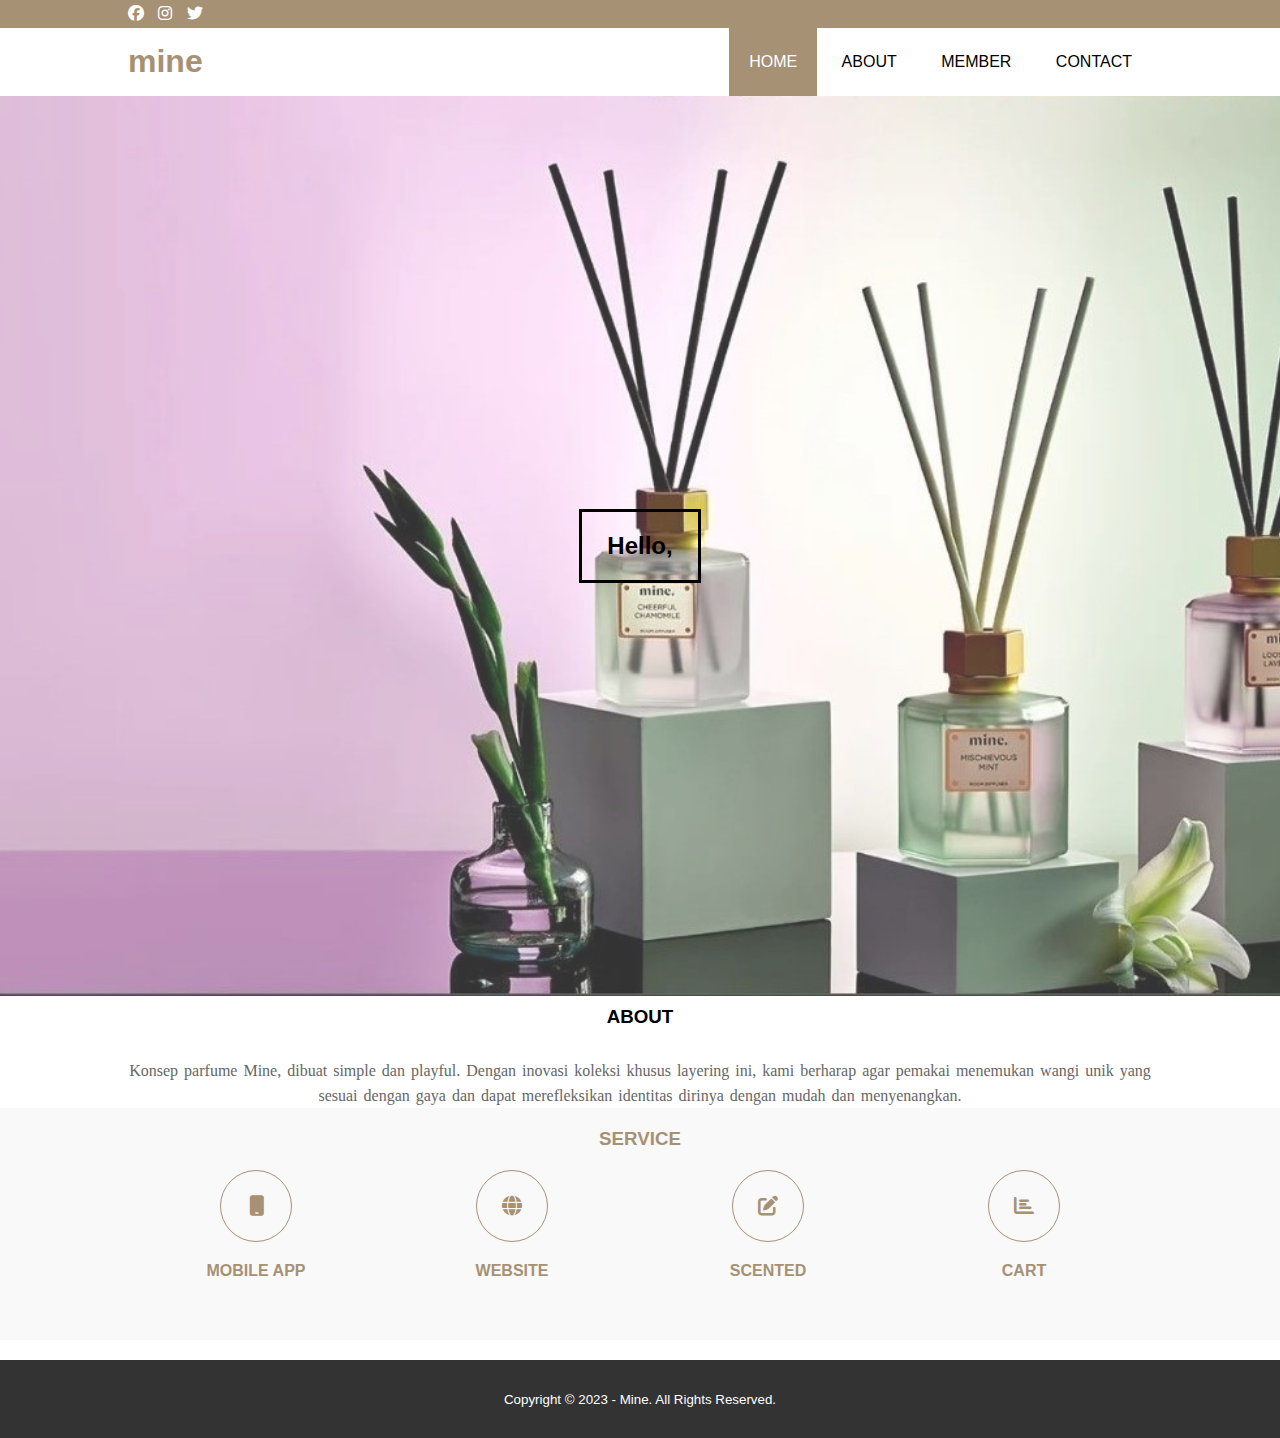
<file: index.html>
<!DOCTYPE html>
<html lang="en">

<head>
    <meta charset="UTF-8">
    <meta name="viewport" content="width=device-width, initial-scale=1">
    <title>Mine. | Parfum Wanita dan Pria Berkualitas Internasional – Mine Perfumery</title>
    <link rel ="stylesheet" type="text/css" href="css/style.css">
    <link rel="stylesheet" href="https://cdnjs.cloudflare.com/ajax/libs/font-awesome/6.3.0/css/all.min.css">

</head>
<body>
    <div class="medsos">
        <div class="container">
            <ul>
				<li><a href="https://www.facebook.com/mine.dot"><i class="fa-brands fa-facebook"></i></a></li>
                <li><a href="https://instagram.com/mine.perfumery?igshid=YmMyMTA2M2Y="><i class="fa-brands fa-instagram"></i></a></li>
                <li><a href="https://twitter.com/mineperfumery?s=21&t=Q1IF2tHCW4WqPDZeLDqzOQ"><i class="fa-brands fa-twitter"></i></a></li>
            </ul>
        </div>
    </div>
    <header>
        <div class="container">
            <h1><a href="index.html">mine</a></h1>
            <ul>
            <li class="active"><a href="index.html">HOME</a></li>
            <li><a href="about.html">ABOUT</a></li>
            <li><a href="regist.html">MEMBER</a></li>
            <li><a href="contact.html">CONTACT</a></li>
            </ul>
        </div>
    </header>

    <!--tampilan-->
    <section class="banner">
		<h2>Hello, <span id="namaa"></span></h2>
        
    </section>

    <section class="about">
		<div class="container">
			<h3>ABOUT</h3>
			<p>Konsep parfume Mine, dibuat simple dan playful. Dengan inovasi koleksi khusus layering ini, 
                kami berharap agar pemakai menemukan wangi unik yang sesuai dengan gaya dan dapat merefleksikan
                identitas dirinya dengan mudah dan menyenangkan.</p>
		</div>
	</section>

	<section class="service">
		<div class="container">
			<h3>SERVICE</h3>
			<div class="box">
				<div class="col-4">
					<div class="icon"><i class="fas fa-mobile"></i></div>
					<h4>MOBILE APP</h4>
				</div>
				<div class="col-4">
					<div class="icon"><i class="fas fa-globe"></i></div>
					<h4>WEBSITE</h4>
				</div>
				<div class="col-4">
					<div class="icon"><i class="fas fa-edit"></i></div>
					<h4>SCENTED</h4>
				</div>
				<div class="col-4">
					<div class="icon"><i class="fas fa-chart-bar"></i></div>
					<h4>CART</h4>
				</div>
			</div>
		</div>
	</section>

    	<!-- footer -->
	<footer>
		<div class="container">
			<small>Copyright &copy; 2023 - Mine. All Rights Reserved.</small>
		</div>
	</footer>


	<script type="text/javascript">
		$(document).ready(function(){
			$(".bg-loader").hide();
		})
	</script>

</body>

<script src="js/index.js"></script>
</html>
</file>
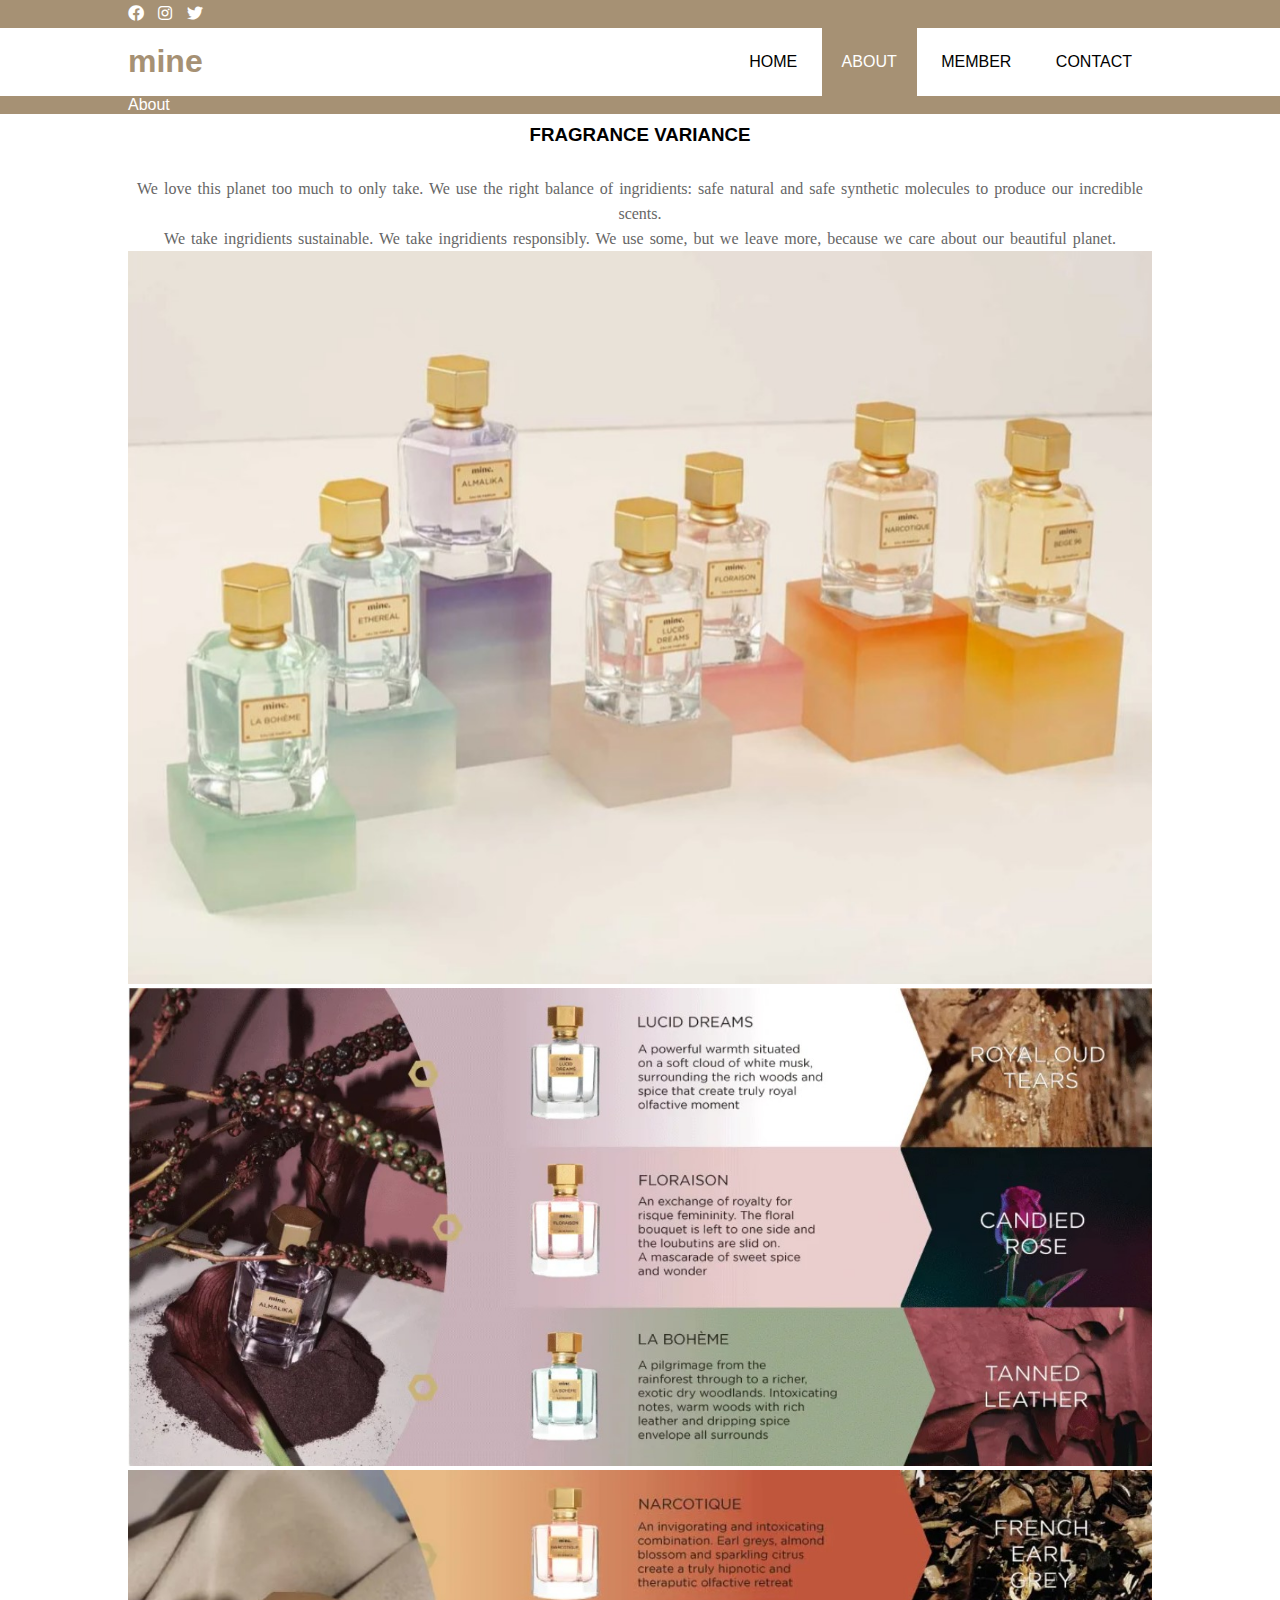
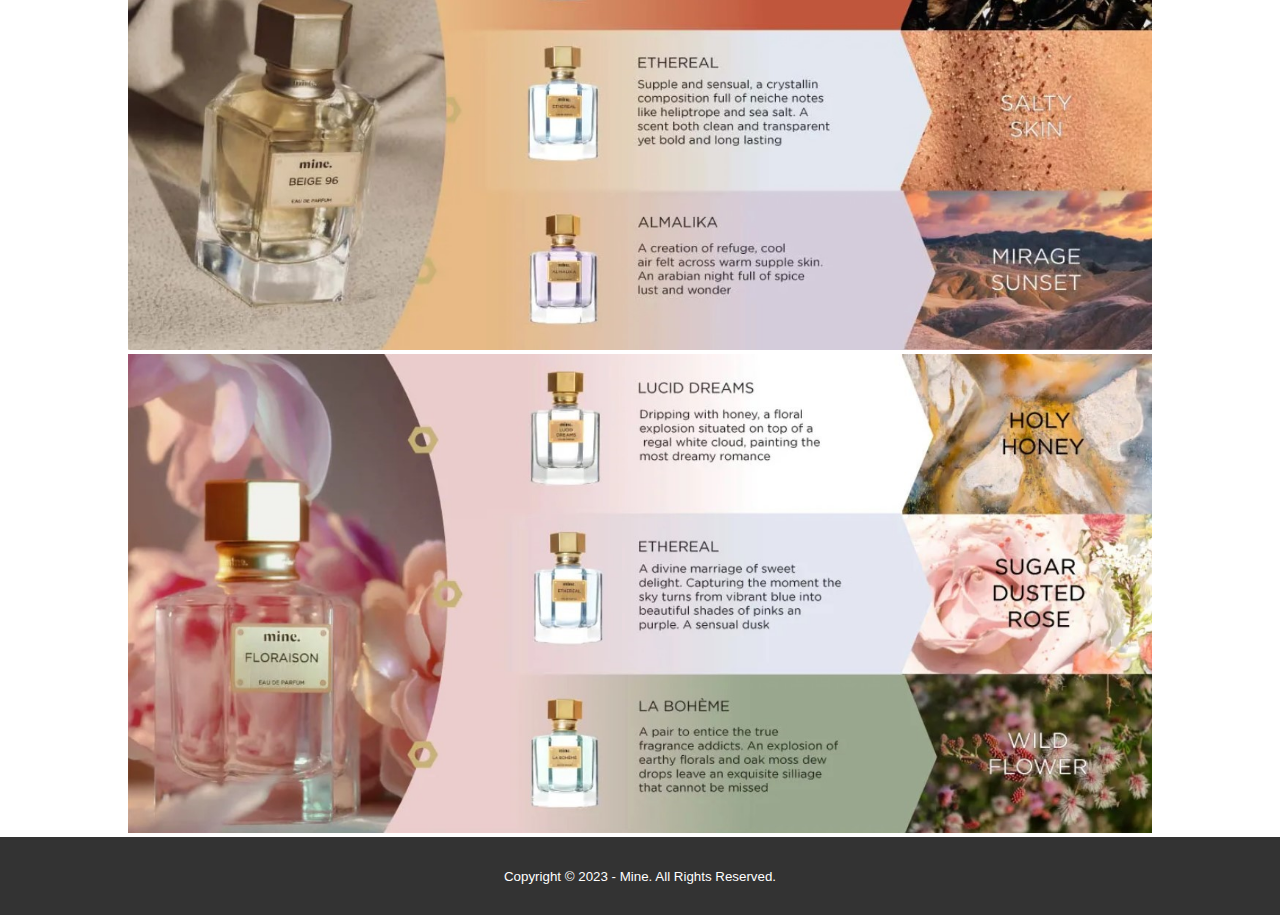
<file: about.html>
<!DOCTYPE html>
<html>
<head>
	<meta charset="utf-8">
	<meta name="viewport" content="width=device-width, initial-scale=1">
	<title>Mine</title>
	<link rel="stylesheet" type="text/css" href="css/style.css">
	<link rel="stylesheet" type="text/css" href="https://cdnjs.cloudflare.com/ajax/libs/font-awesome/5.13.0/css/all.min.css">
	<script src="https://code.jquery.com/jquery-3.5.1.min.js" integrity="sha256-9/aliU8dGd2tb6OSsuzixeV4y/faTqgFtohetphbbj0=" crossorigin="anonymous"></script>
</head>
<body>
	<!-- loader -->
	<div class="bg-loader">
		<div class="loader"></div>
	</div>

	<!-- header -->
	<div class="medsos">
		<div class="container">
			<ul>
				<li><a href="#"><i class="fab fa-facebook"></i></a></li>
				<li><a href="#"><i class="fab fa-instagram"></i></a></li>
				<li><a href="#"><i class="fab fa-twitter"></i></a></li>
			</ul>
		</div>
	</div>
	<header>
		<div class="container">
			<h1><a href="index.html">mine</a></h1>
			<ul>
				<li><a href="index.html">HOME</a></li>
				<li class="active"><a href="about.html">ABOUT</a></li>
				<li><a href="regist.html">MEMBER</a></li>
				<li><a href="contact.html">CONTACT</a></li>
			</ul>
		</div>
	</header>

	<!-- label -->
	<section class="label">
		<div class="container">
			<p>About</p>
		</div>
	</section>

	<!-- about -->
	<section class="about">
		<div class="container">
			<h3><strong>FRAGRANCE VARIANCE</strong></h3>
			<p>We love this planet too much to only take. We use the right balance of ingridients: safe natural and safe synthetic molecules to produce our incredible scents.</p>
			<p>We take ingridients sustainable. We take ingridients responsibly. We use some, but we leave more, because we care about our beautiful planet.</p>
			<img src="img/banner2.jpeg" width="100%">
			<img src="img/banner3.jpg" width="100%">
			<img src="img/banner4.jpg" width="100%">
			<img src="img/banner5.jpg" width="100%">
		</div>
	</section>

	<!-- footer -->
	<footer>
		<div class="container">
			<small>Copyright &copy; 2023 - Mine. All Rights Reserved.</small>
		</div>
	</footer>


	<script type="text/javascript">
		$(document).ready(function(){
			$(".bg-loader").hide();
		})
	</script>
</body>
</html>
</file>
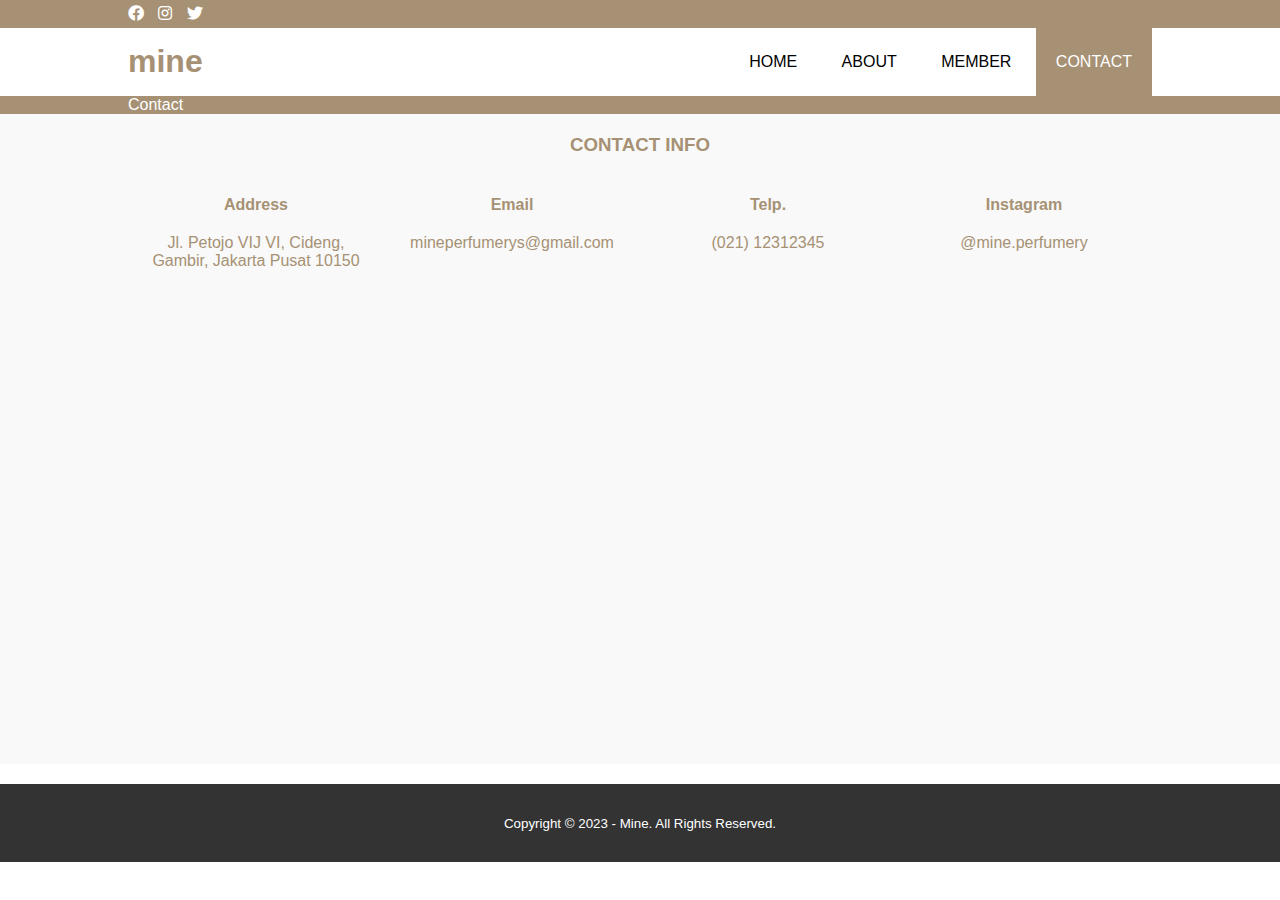
<file: contact.html>
<!DOCTYPE html>
<html>
<head>
	<meta charset="utf-8">
	<meta name="viewport" content="width=device-width, initial-scale=1">
	<title>mine</title>
	<link rel="stylesheet" type="text/css" href="css/style.css">
	<link rel="stylesheet" type="text/css" href="https://cdnjs.cloudflare.com/ajax/libs/font-awesome/5.13.0/css/all.min.css">
	<script src="https://code.jquery.com/jquery-3.5.1.min.js" integrity="sha256-9/aliU8dGd2tb6OSsuzixeV4y/faTqgFtohetphbbj0=" crossorigin="anonymous"></script>
</head>
<body>
	<!-- loader -->
	<div class="bg-loader">
		<div class="loader"></div>
	</div>

	<!-- header -->
	<div class="medsos">
		<div class="container">
			<ul>
				<li><a href="#"><i class="fab fa-facebook"></i></a></li>
				<li><a href="#"><i class="fab fa-instagram"></i></a></li>
				<li><a href="#"><i class="fab fa-twitter"></i></a></li>
			</ul>
		</div>
	</div>
	<header>
		<div class="container">
			<h1><a href="index.html">mine</a></h1>
			<ul>
				<li><a href="index.html">HOME</a></li>
				<li><a href="about.html">ABOUT</a></li>
				<li><a href="regist.html">MEMBER</a></li>
				<li class="active"><a href="contact.html">CONTACT</a></li>
			</ul>
		</div>
	</header>

	<!-- label -->
	<section class="label">
		<div class="container">
			<p>Contact</p>
		</div>
	</section>

	<!-- service -->
	<section class="service">
		<div class="container">
			<h3>CONTACT INFO</h3>
			<div class="box">
				<div class="col-4">
					<h4>Address</h4>
					<p>Jl. Petojo VIJ VI, Cideng, Gambir, Jakarta Pusat 10150</p>
				</div>
				<div class="col-4">
					<h4>Email</h4>
					<p>mineperfumerys@gmail.com</p>
				</div>
				<div class="col-4">
					<h4>Telp.</h4>
					<p>(021) 12312345</p>
				</div>
				<div class="col-4">
					<h4>Instagram</h4>
					<p>@mine.perfumery</p>
				</div>
			</div>
			<iframe src="https://www.google.com/maps/embed?pb=!1m18!1m12!1m3!1d3966.6900571309807!2d106.80475321430978!3d-6.172237062202331!2m3!1f0!2f0!3f0!3m2!1i1024!2i768!4f13.1!3m3!1m2!1s0x2e69f67cae96f361%3A0x403c9461afd06e19!2sJl.%20Petojo%20Vij%20VI%2C%20RW.6%2C%20Cideng%2C%20Kecamatan%20Gambir%2C%20Kota%20Jakarta%20Pusat%2C%20Daerah%20Khusus%20Ibukota%20Jakarta%2010150!5e0!3m2!1sid!2sid!4v1588930605432!5m2!1sid!2sid" width="100%" height="450" frameborder="0" style="border:0;" allowfullscreen="" aria-hidden="false" tabindex="0"></iframe>
		</div>
	</section>

	<!-- footer -->
	<footer>
		<div class="container">
			<small>Copyright &copy; 2023 - Mine. All Rights Reserved.</small>
		</div>
	</footer>


	<script type="text/javascript">
		$(document).ready(function(){
			$(".bg-loader").hide();
		})
	</script>
</body>
</html>
</file>
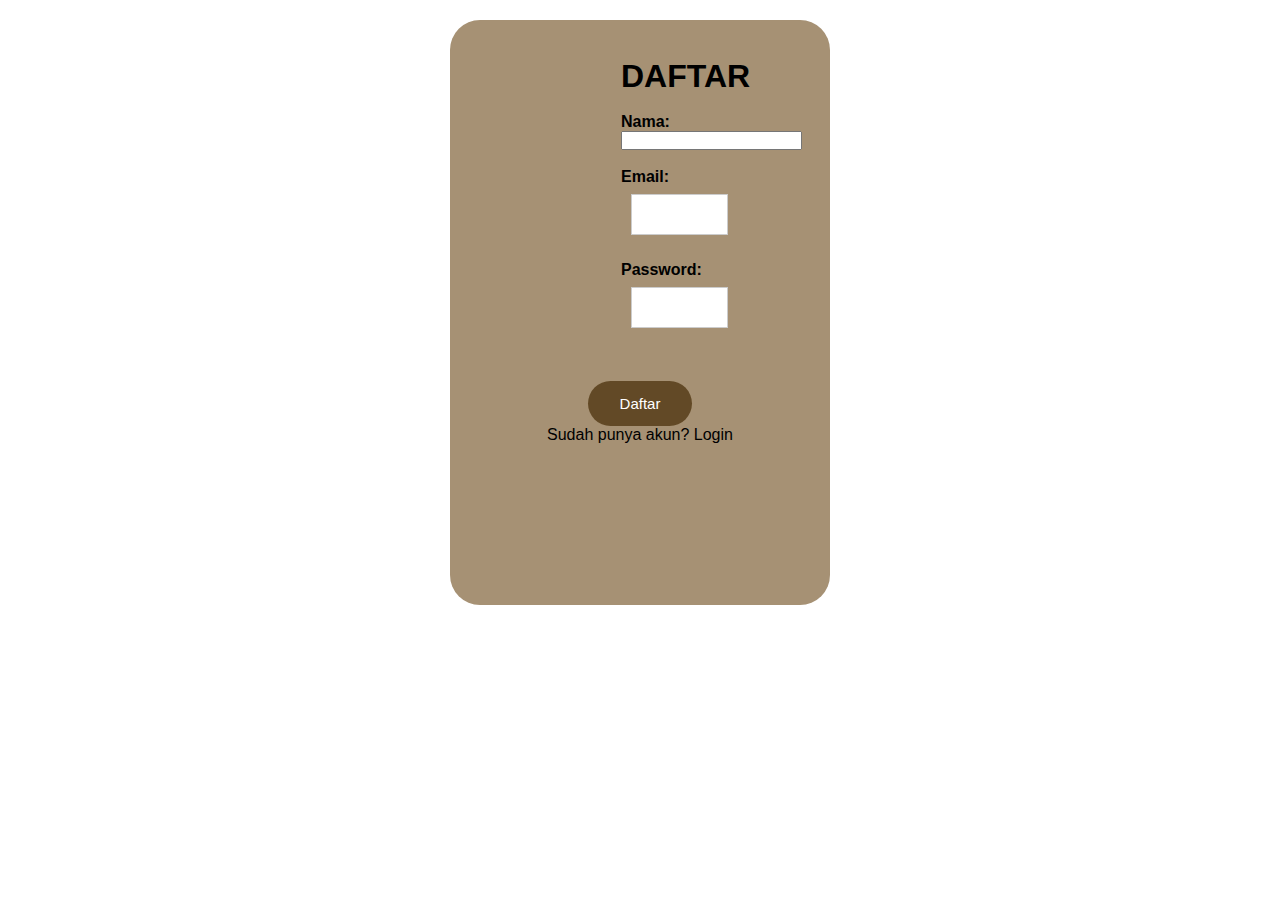
<file: daftar.html>
<!DOCTYPE html>
<html lang="en">
	<link rel="stylesheet" type="text/css" href="css/style.css">
    <link rel="stylesheet" href="css/login.css">
<head>
    <meta charset="UTF-8">
    <meta http-equiv="X-UA-Compatible" content="IE=edge">
    <meta name="viewport" content="width=device-width, initial-scale=1.0">
    <title>Daftar</title>
</head>
<body>
    <form action="daftar.html"id="form">
    <div class="boxlogin">
    <div class="containerlogin">
        <div class="container1">
        <h1>DAFTAR</h1>
        <label for="pass"><br><b>Nama:</b></br></label>
        <input type="text" id="dfnama" />
        <br>
        <label for="user"><br><b>Email:</b></br></label>
        <input type="email" id="dfemail">
        <br>
        <label for="pass"><br><b>Password:</b></br></label>
        <input type="password" id="dfpass" />
        <br>
        </div>

    <center><button type="submit" id="daftar">Daftar</button></center>
    </form>
    <center><p>Sudah punya akun? <a href="login.html">Login</a></p></center>
		</div>
	</footer>

</body>
    	
<script src="js/daftar.js"></script>
</html>
</file>
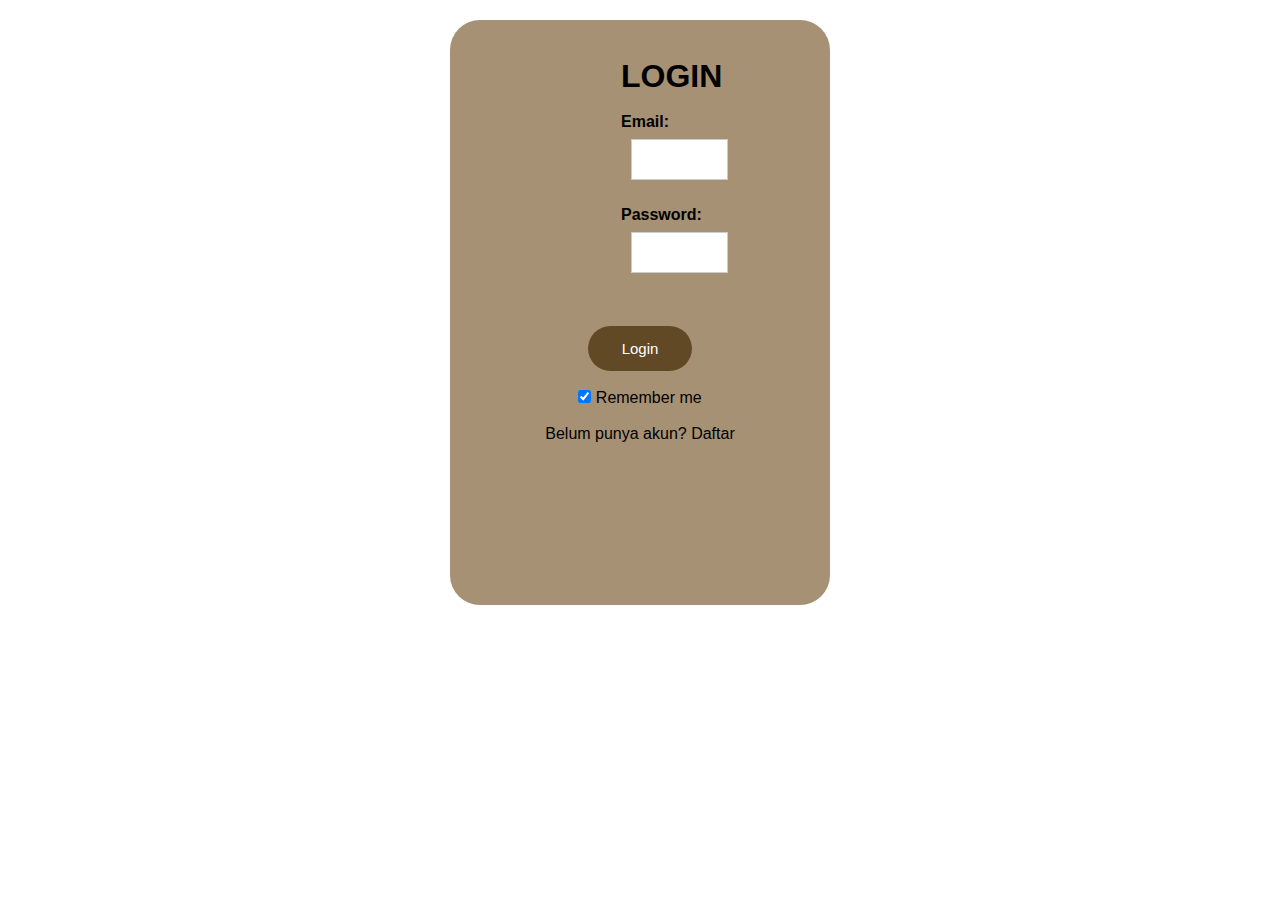
<file: login.html>
<!DOCTYPE html>
<html lang="en">
	<link rel="stylesheet" type="text/css" href="css/style.css">
    <link rel="stylesheet" href="css/login.css">
<head>
    <meta charset="UTF-8">
    <meta http-equiv="X-UA-Compatible" content="IE=edge">
    <meta name="viewport" content="width=device-width, initial-scale=1.0">
    <title>Login</title>
</head>
<body>
    <form action="login.html"id="form">
    <div class="boxlogin">
    <div class="containerlogin">
        <div class="container1">
        <h1>LOGIN</h1>
        <label for="user"><br><b>Email:</b></br></label>
        <input type="email" id="email" />
        <br>
        <label for="pass"><br><b>Password:</b></br></label>
        <input type="password" id="pass" />
        <br>
        </div>
        
        <center><button type="submit" id="login">Login</button></center>
        <label>
            <br>
            <center><input type="checkbox" checked="checked" name="remember"> Remember me</center>
            </br>
        </label>
    </form>
    <center><p>Belum punya akun? <a href="daftar.html">Daftar</a></p></center>
        </div>
    <!-- <P id="nama"></P>
    <button type = "button" id = "tombol">enter</button> -->

</body>
<script src="js/test.js"></script>
</html>
</file>
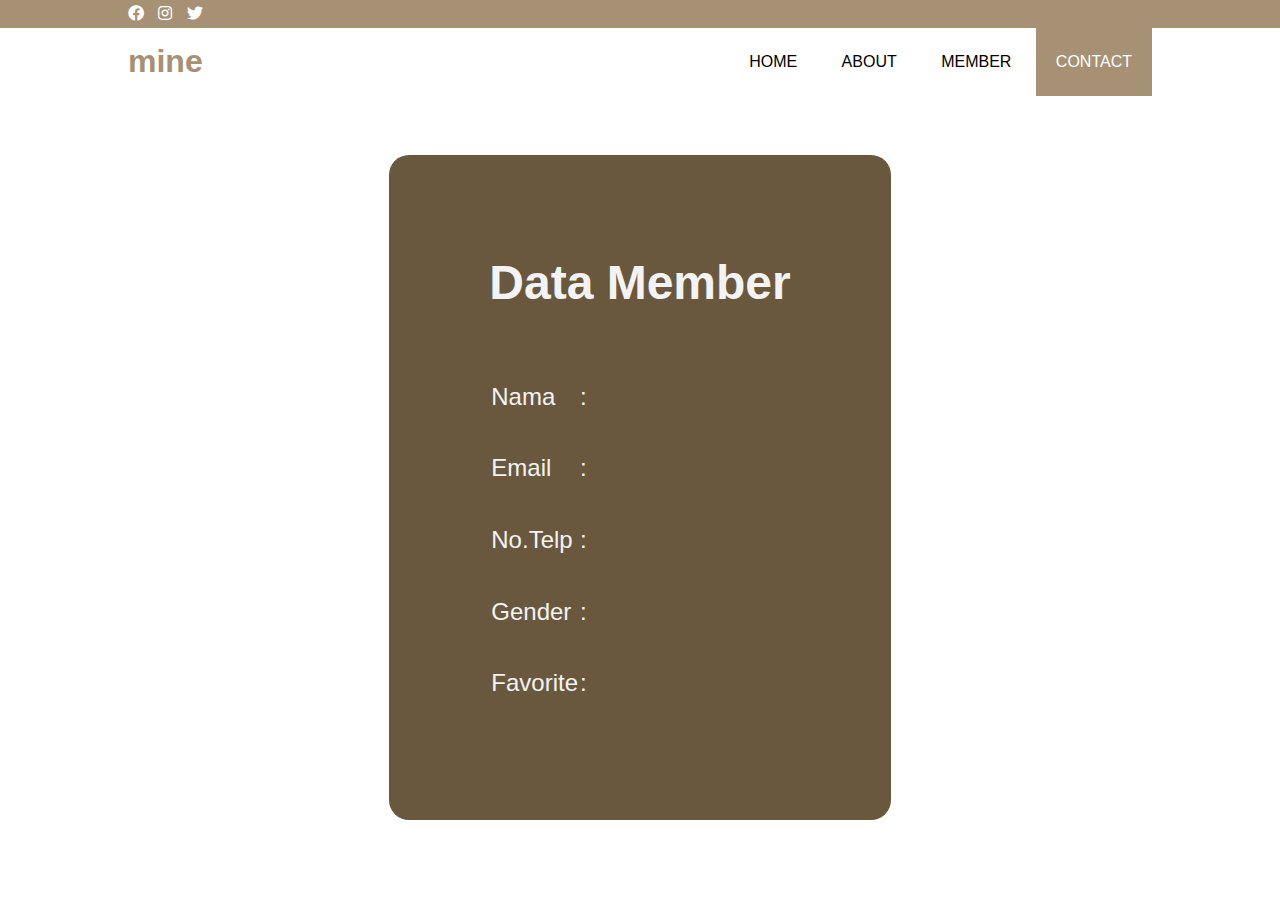
<file: member.html>
<!DOCTYPE html>
<html>
<head>
	<meta charset="utf-8">
	<meta name="viewport" content="width=device-width, initial-scale=1">
	<title>mine</title>
	<link rel="stylesheet" type="text/css" href="css/style.css">
	<link rel="stylesheet" type="text/css" href="https://cdnjs.cloudflare.com/ajax/libs/font-awesome/5.13.0/css/all.min.css">
	<script src="https://code.jquery.com/jquery-3.5.1.min.js" integrity="sha256-9/aliU8dGd2tb6OSsuzixeV4y/faTqgFtohetphbbj0=" crossorigin="anonymous"></script>
</head>
<body>

	<!-- header -->
	<div class="medsos">
		<div class="container">
			<ul>
				<li><a href="#"><i class="fab fa-facebook"></i></a></li>
				<li><a href="#"><i class="fab fa-instagram"></i></a></li>
				<li><a href="#"><i class="fab fa-twitter"></i></a></li>
			</ul>
		</div>
	</div>
	<header>
		<div class="container">
			<h1><a href="index.html">mine</a></h1>
			<ul>
				<li><a href="index.html">HOME</a></li>
				<li><a href="about.html">ABOUT</a></li>
				<li><a href="regist.html">MEMBER</a></li>
				<li class="active"><a href="contact.html">CONTACT</a></li>
			</ul>
		</div>
	</header>

    <main id="main"> 
        <!-- <div class="page">        
        </div> -->
        <!-- <section class="riwayat" data-aos="fade-up" data-aos-duration="1500"> -->
        <div class="data_member">
            <h1>Data Member</h1>
            <div class="kotak">
                <table>
                <tr>
                    <td>Nama</td>
                    <td>: <span id="m_nama"></span></td>
                </tr>
                <tr>
                    <td>Email</td>
                    <td>: <span id="m_email"></span></td>
                </tr>
                <tr>
                    <td>No.Telp</td>
                    <td>: <span id="m_no"></span></td>
                </tr>
                <tr>
                    <td>Gender</td>
                    <td>: <span id="gender"></span></td>
                </tr>                
                <tr>
                    <td>Favorite</td>
                    <td>: <span id="favorit"></span></td>
                </tr>
            </table>
            </div>
        </div>
    <!-- </section>   -->
</main>

<script src="js/member.js"></script>
<script>AOS.init();</script>
</body>
</html>
</file>
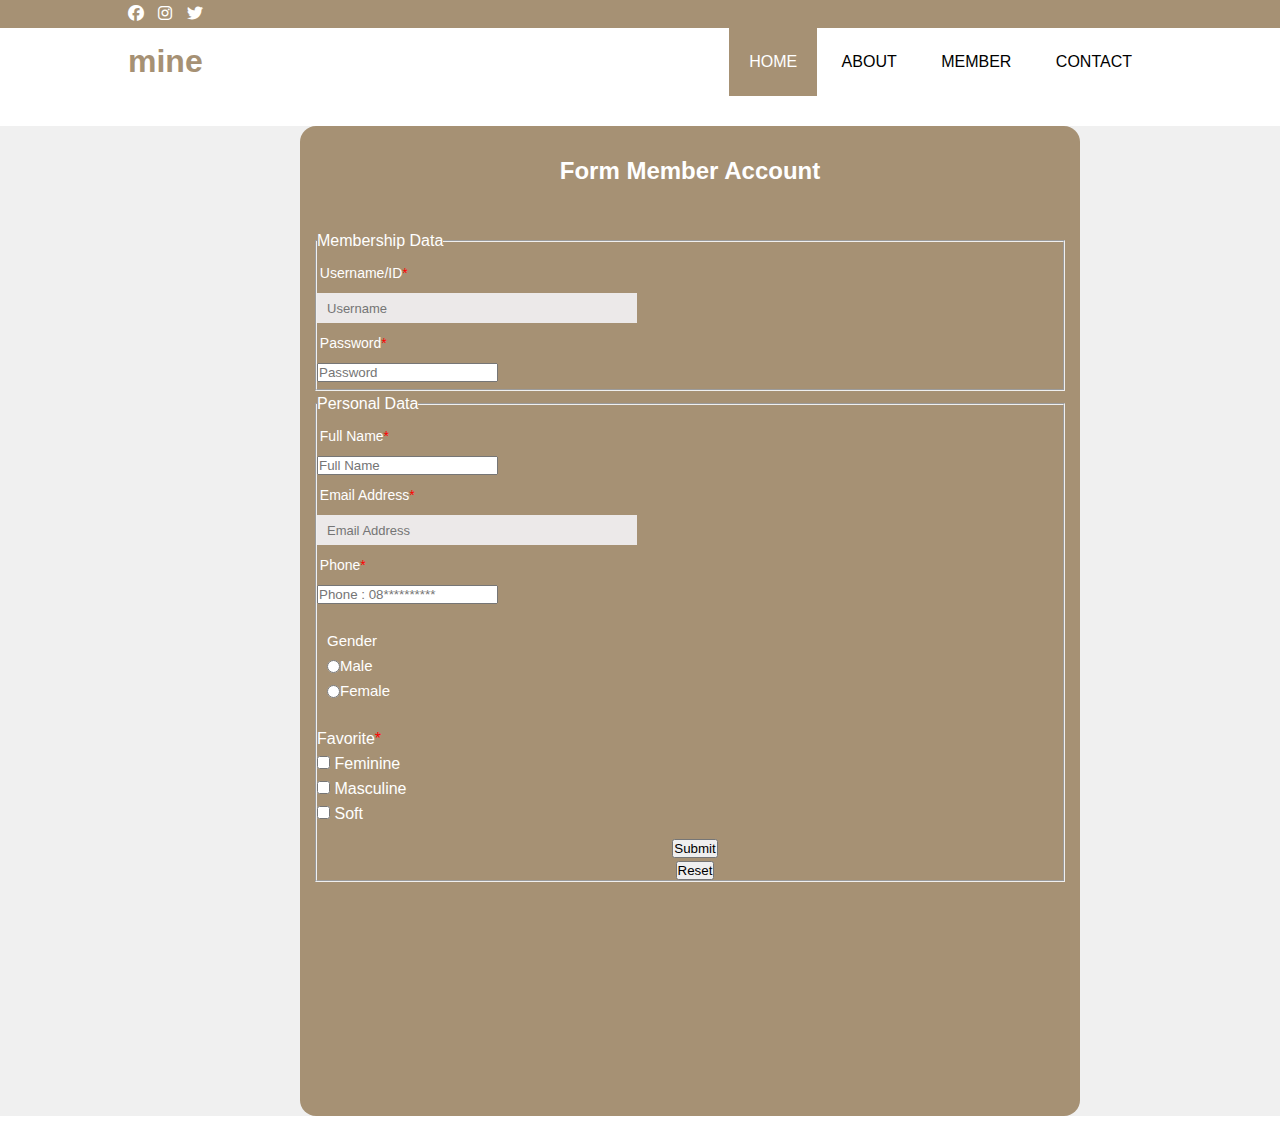
<file: regist.html>
<!DOCTYPE html>
<html lang="en">
<head>
    <meta charset="UTF-8">
    <meta http-equiv="X-UA-Compatible" content="IE=edge">
    <meta name="viewport" content="width=device-width, initial-scale=1.0">
    <link rel="stylesheet" href="css/style.css">
    <title>Regist</title>
    <link rel="stylesheet" href="https://cdnjs.cloudflare.com/ajax/libs/font-awesome/6.2.1/css/all.min.css">
</head>
<body>
    <!--header-->
    <div class="medsos">
        <div class="container">
            <ul>
				<li><a href="https://www.facebook.com/mine.dot"><i class="fa-brands fa-facebook"></i></a></li>
                <li><a href="https://instagram.com/mine.perfumery?igshid=YmMyMTA2M2Y="><i class="fa-brands fa-instagram"></i></a></li>
                <li><a href="https://twitter.com/mineperfumery?s=21&t=Q1IF2tHCW4WqPDZeLDqzOQ"><i class="fa-brands fa-twitter"></i></a></li>
            </ul>
        </div>
    </div>
    <header>
        <div class="container">
			<h1><a href="index.html">mine</a></h1>
					<ul>
					<li class="active"><a href="index.html">HOME</a></li>
					<li><a href="about.html">ABOUT</a></li>
					<li><a href="regist.html">MEMBER</a></li>
					<li><a href="contact.html">CONTACT</a></li>
            </ul>
        </div>
    </header>
    <div class="form">
    <div class="ct">
    <div class="atas">
    <div class="atur"></div>
        <h2 class="judul">Form Member Account</h2>
    </div>
    <div class="artikel" data-aos="fade-up" data-aos-duration="1500">
        <form class="garis" id="dataa">
        <fieldset><legend>Membership Data</legend>
            <div class="g">
                <label for="username">Username/ID<span class="required" >*</span></label>
                <input type="text" id="form_username" required placeholder="Username">
            </div>
            <div class="g">
                <label for="password">Password<span class="required">*</span></label>
                <input type="password" id="form_password" required placeholder="Password">
            </div>
        </fieldset>
        <fieldset><legend>Personal Data</legend>
            <div class="g">
                <label for="nama">Full Name<span class="required">*</span></label>
                <input type="nama" id="fornama" required placeholder="Full Name">
            </div>
            <div class="g">
                <label for="email">Email Address<span class="required">*</span></label>
                <input type="email" id="foremail" required placeholder="Email Address">
            </div>
            <div class="g">
                <label for="tlp">Phone<span class="required">*</span></label>
                <input type="tel" id="fortelp" pattern="\d\d\d\d\d\d\d\d\d\d\d\d" required placeholder="Phone : 08**********">
            </div>
    
            <div class="grup-offset">
                <span class="gender-title">Gender</span>
                <div class="category">
                    <label for="dot-1">
                        <span class="dot one"></span>
                        <input type="radio" name="gender" id="dot-1" value="Pria"> 
                        <span class="gender">Male</span>
                    </label>
                </div>
                <div class="category">
                    <label for="dot-2">
                        <span class="dot two"></span>
                        <input type="radio" name="gender" id="dot-2" value="Wanita">
                        <span class="gender">Female</span>
                    </label>                
                </div>
            </div>
            <br>
           <div class="grup-checkbox">
            <label for="layanan">Favorite<span class="required">*</span><br></label>
            <div> 
                <input class="checkbox" type="checkbox" id="fem" value="Feminine"> 
                <label class="check" for="feminine">Feminine</label>
            </div>
            <div> 
                <input class="checkbox" type="checkbox" id="masc" value="Masculine"> 
                <label class="check" for="masculine">Masculine</label>
            </div>
            <div> 
                <input class="checkbox" type="checkbox" id="sof" value="Soft"> 
                <label class="check" for="soft">Soft</label>
            </div>

            <div class="grup-offsett">
                <center><button type="submit" id="submit" value="Sign In">Submit</button></center>    
                    <center><button type="reset" value="Reset">Reset</button></center>
                </div>
            </div>
            </fieldset>
            
            </form>
        </div>
    </div>
    </div>

</body>
<script src="js/regist.js"></script>
</html>
</file>
<file: css/style.css>
* {
    padding:0;
    margin:0;
    font-family: sans-serif;
}

a{
    color: inherit;
    text-decoration: 0;
}

.medsos{
    padding:5px 0;
    background-color: #a69174;
}

.medsos ul li {
    display: inline-block;
    color: #fff;
    margin-right: 10px;
}

.container{
    width: 80%;
    margin: 0 auto;
}
.container:after{
    content: '';
    display: block;
    clear: both;
}

header h1{
    float: left;
    padding: 15px 0;
    color: #a69174;
}

header ul{
    float: right;
}

header ul li {
    display: inline-block;
}

header ul li a{
    padding: 25px 20px;
    display: inline-block;
}

header ul li a:hover {
    background-color: #a69174;
    color: #fff;
}

.active{
    background-color: #a69174;
    color: #fff;
}

.banner{
    height: 100vh;
    background-image: url('../img/banner.jpg');
    background-size: cover;
    position: relative;
    display: flex;
    justify-content: center;
    align-items: center;
}
.banner:after{
    content: '';
    display: block;
    position: absolute;
    top: 0;
    left: 0;
    right: 0;
    bottom: 0;
    background-color: rgba(254, 254, 254, .2);
}

.banner h2{
    color: #000000;
    z-index: 1;
    padding: 20px 25px;
    border: 3px solid #000000;
}

.section{
    padding: 50px 0;
}

.about h3{
    text-align: center;
    padding: 10px 0;
    color: #000000;
    margin-bottom: 20px;
}

.about p{
    color: #666;
    word-spacing: 2px;
    line-height: 25px;
	text-align: center;
	font-family: Georgia, 'Times New Roman', Times, serif;
}

.service {
	background-color: #f9f9f9;
	text-align: center;
    padding: 20px 0;
    color: #a69174;
    margin-bottom: 20px;
}
.box {
	color: #a69174;
}
.box:after {
	content: '';
	display: block;
	clear: both;
}
.box .col-4 {
	width:25%;
	padding:20px;
	box-sizing: border-box;
	text-align: center;
	float: left;
}
.icon {
	width:70px;
	height:70px;
	border:1px solid;
	border-radius: 50%;
	text-align: center;
	line-height: 70px;
	font-size: 20px;
	margin:0 auto;
}
.box .col-4 h4 {
	margin:20px 0;
}
footer {
	padding:30px 0;
	background-color: #333;
	color: #fff;
	text-align: center;
}
.bg-loader {
	background-color: #eee;
	position: fixed;
	top: 0;
	left: 0;
	right: 0;
	bottom: 0;
	z-index: 9999;
	display: flex;
	justify-content: center;
	align-items: center;
}
.bg-loader .loader {
	width:100px;
	height: 100px;
	border:3px solid #fff;
	border-radius: 50%;
	border-top-color: #a69174;
	border-right-color: #a69174;
	border-bottom-color: #a69174;
	animation: puterin .8s linear infinite;
}
.label {
	background-color: #a69174;
	color: #fff;
}
@keyframes puterin {
	100% {
		transform: rotate(360deg);
	}
}
@media screen and (max-width: 768px){
	.container {
		width:90%;
	}
	header h1 {
		text-align: center;
		float: none;
	}
	header ul {
		text-align: center;
		float: none;
	}
	.box .col-4 {
		width:100%;
		float: none;
		margin-bottom: 20px;
	}
}

.form{
    background-color: #F0F0F0;
}

.ct{
    margin: 30px 200px 30px 300px;
    background:#a69174;
    border: #6a583e;
    height: 110vh;
    border-radius: 16px;
    overflow: hidden;
}

.atas{
    padding: 10px 7px;
    height: 2px;
}

.atur{
    text-align: center;
    border: #6a583e;
}

.judul{
    color: #ffffff;
    margin: 30px auto;
    text-align: center;
    font-weight: 20px;
    line-height: 10px;
}

.garis{
    padding:80px 15px;
    color: #ffffff;
    border-radius: 7px;
    line-height: 25px;
}


.g{
    margin: 7px 0;
}

.g label,
.g input,
.g button{
    display: block;
   }

.g label{
    display: inline-block;
    font-size: 14px;
    line-height: 25px;
    text-align: center;
    margin: 0 0.2em;
    margin-bottom: 7px;
}

.g input[type="full"],
.g input[type="text"],
.g input[textarea="alamat"],
.g input[type="tlp"],
.g input[type="email"],
.g input[type="pw"]{
    width: 300px;
    height: 30px;
    padding: 0 10px;
    background: #ece9e9;
    border: #000000;
    font-size: 13px;
    color: #1a1a1a;
}

.g input[type="textarea"]{
    width: 187px;
    height: 50px;
    background: #cccccc;
    border: #000000;
    font-size: 13px;
    color: #1a1a1a;
    float: right;
    margin-right: 60px;
    margin-bottom: 10px;
    text-align: center ;
}

.grup-offset{
    display: flex;
    flex-direction: column;    
    /* line-height: 30px; */
    font-size: 15px;
    gap: 5px;
}

.g button[type="radio"]{
    line-height: 30px;
    margin: 80px;
    margin-right: 16px;
    float: left;
}

.grup-offsett{
    padding-top: 10px;
    line-height: 20px;
    font-size: 20px;
    padding-left: 10px;
}

.g button[type="submit"],
.g button[type="reset"]:hover{
    font-size: 50px;
    background: #6a583e;
    border: 30px solid black;
    color: #ffffff;
    cursor: pointer;
    margin-bottom: 50px;
}

.required{
    color: red;
    font-weight: normal;
}

.grup-offset{
    padding-top: 20px;
    line-height: 20px;
    font-size: 15px;
    word-spacing: 50px;
    padding-left: 10px;
}

form .gender-details .gender-title{
    font-size: 20px;
    font-weight: center;
    cursor: pointer;
} 
form .category label{
    display: flex;
    align-items: center;
    cursor: pointer;
}

/* FORM */
main{
    display: flex;
    width: 100%;
    height: 87vh;
    /* flex-direction: column; */
    align-items: center;
    /* text-align: left; */
    justify-content: center;
    /* background-color: #6a583e; */
}

main .data_member {
    gap: 50px;
    border-radius: 20px;
    color: #f3f3f3;
    display: flex;
    /* justify-content: space-around; */
    flex-direction: column;
    background-color: #6a583e;
    padding: 100px;
    transition: 0.5s all;
}

main .data_member:hover{
    /* font-weight: bolder; */
    padding: 110px;
    font-size: 1.1em;
}

main h1{
    font-size: 3em;
}

main .kotak{
    display: flex;
    font-size: 1.5em;
    /* background-color: #000000; */
    height: 40vh;

}
</file>
<file: css/login.css>
*{
    padding: 0;
    margin: 0;
    font-family: sans-serif;
}

.boxlogin{
    margin: 20px 450px;
    background: #a69174;
    border: #000000;
    height: 65vh;
    border-radius: 30px;
    overflow: hidden;
}

  /* Full-width inputs */
  input[type=email], input[type=password] {
    width: 50%;
    padding: 12px 15px;
    margin: 8px 10px;
    display: inline-block;
    border: 1px solid #ccc;
    box-sizing: border-box;
  }
  
  /* Set a style for all buttons */
  button {
    background-color: #482d07b6;
    color: white;
    font-size: 15px;
    margin-top: 25px;
    padding: 14px 30px;
    border: none;
    border-radius: 30px;
    cursor: pointer;
    width: 30%;
  }
  
  /* Add a hover effect for buttons */
  button:hover {
    opacity: 0.8;
  }

  
  /* Add padding to containers */
  .containerlogin {
    padding: 16px;
  }

.container1 {
    padding-left: 155px;
    padding-top: 22px;
    padding-bottom: 20px;
}
  
a{
    color: inherit;
    text-decoration: none;
}

* {
    padding:0;
    margin:0;
    font-family: Tahoma, sans-serif;
}

a{
    color: inherit;
    text-decoration: 0;
}

.medsos{
    padding:5px 0;
    background-color: #a69174;
}

.medsos ul li {
    display: inline-block;
    color: #fff;
    margin-right: 10px;
}

.container{
    width: 80%;
    margin: 0 auto;
}
.container:after{
    content: '';
    display: block;
    clear: both;
}

header h1{
    text-align: center;
    padding: 15px 0;
    color: #a69174;
}

header ul{
    float: right;
}

header ul li {
    display: inline-block;
}

header ul li a{
    padding: 25px 20px;
    display: inline-block;
}

header ul li a:hover {
    background-color: #a69174;
    color: #fff;
}

.active{
    background-color: #a69174;
    color: #fff;
}

footer {
	padding:30px 0;
	color: #333;
	text-align: center;
}

.grup-offset{
    padding-top: 20px;
    line-height: 20px;
    font-size: 15px;
    word-spacing: 50px;
    padding-left: 10px;
}

form .gender-details .gender-title{
    font-size: 20px;
    font-weight: center;
    cursor: pointer;
} 
form .category label{
    display: flex;
    align-items: center;
    cursor: pointer;
}
</file>
